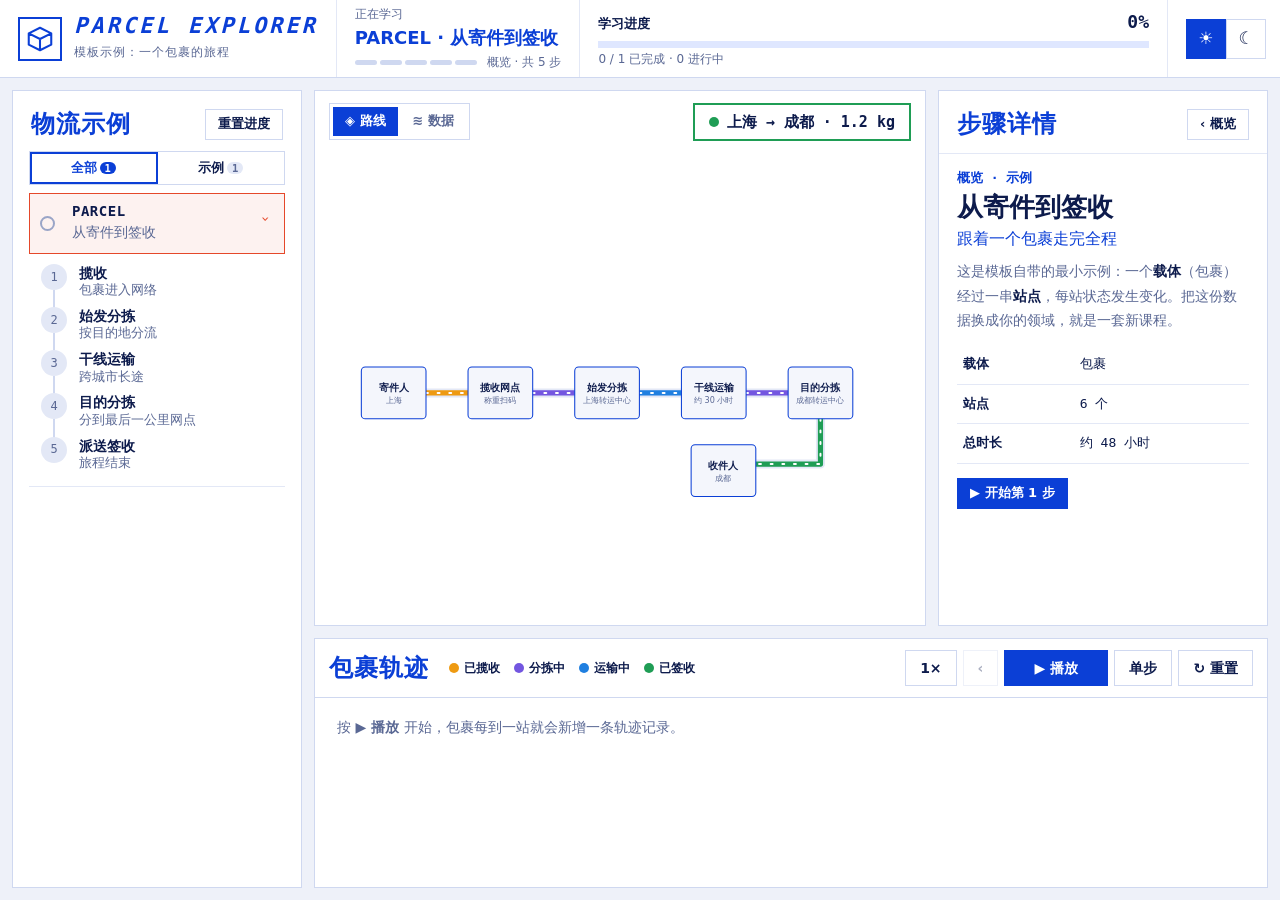
<file: index.html>
<!doctype html>
<html lang="zh-CN" data-theme="light">
<head>
<meta charset="utf-8">
<meta name="viewport" content="width=device-width, initial-scale=1">
<title>FlowStep · 模板示例</title>
<link rel="stylesheet" href="engine/engine.css">
</head>
<body>
<noscript>本网站需要启用 JavaScript。</noscript>
<!-- 1. 引擎工具 -->
<script src="engine/core.js"></script>
<!-- 2. 课程配置与课题数据 -->
<script src="content/example-parcel/course.js"></script>
<script src="content/example-parcel/lessons/01-parcel.js"></script>
<!-- 3. 引擎界面（最后加载） -->
<script src="engine/app.js"></script>
</body>
</html>
</file>
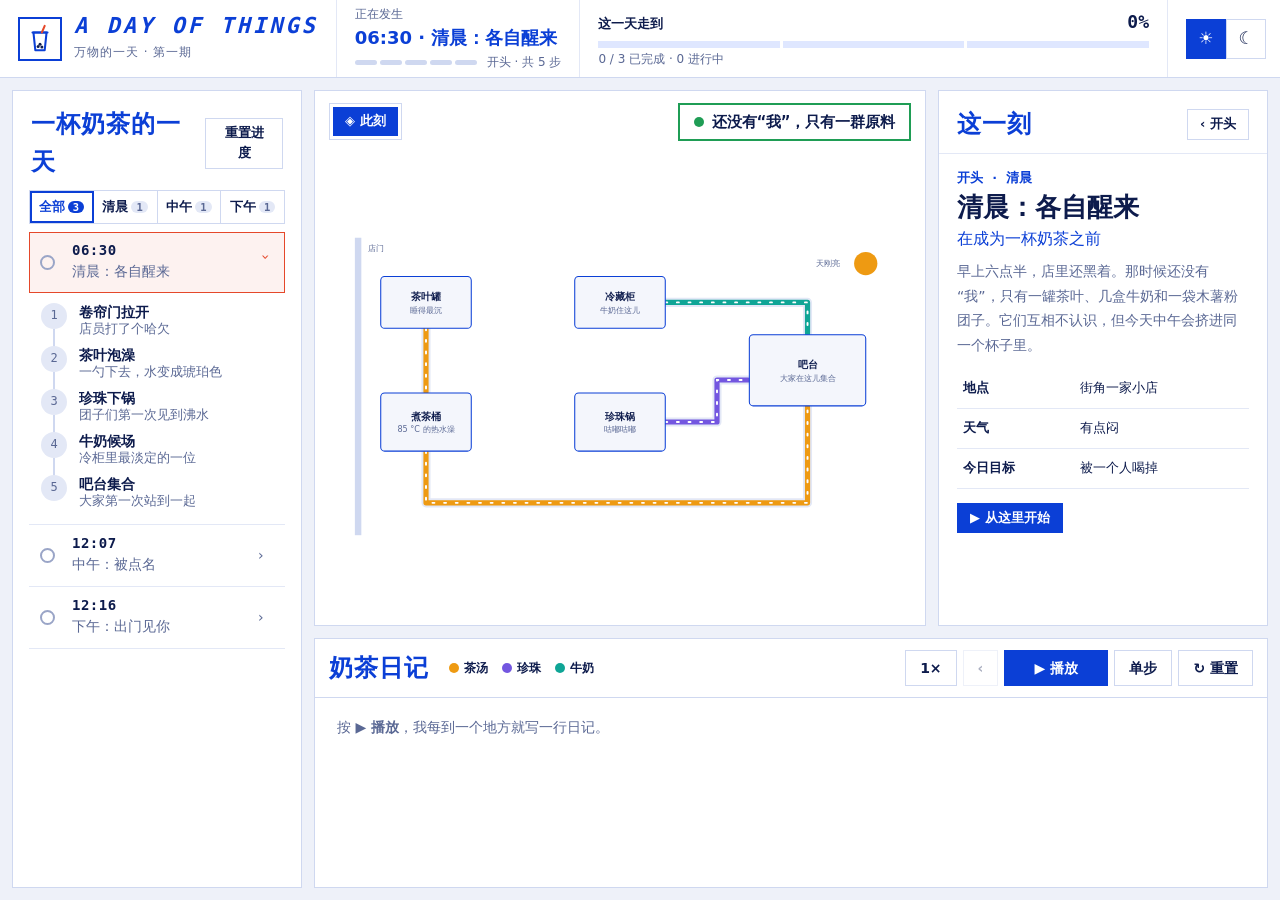
<file: milk-tea.html>
<!doctype html>
<html lang="zh-CN" data-theme="light">
<head>
<meta charset="utf-8">
<meta name="viewport" content="width=device-width, initial-scale=1">
<title>一杯奶茶的一天 · 万物的一天</title>
<link rel="stylesheet" href="engine/engine.css">
</head>
<body>
<noscript>本网站需要启用 JavaScript。</noscript>
<!-- 1. 引擎工具 -->
<script src="engine/core.js"></script>
<!-- 2. 课程配置与课题数据 -->
<script src="content/milk-tea-day/course.js"></script>
<script src="content/milk-tea-day/lessons/01-morning.js"></script>
<script src="content/milk-tea-day/lessons/02-noon.js"></script>
<script src="content/milk-tea-day/lessons/03-afternoon.js"></script>
<!-- 3. 引擎界面（最后加载） -->
<script src="engine/app.js"></script>
</body>
</html>
</file>
<file: engine/engine.css>
/* FlowStep 引擎样式：布局、调色板（浅色 / 深色）与示意图元素 */
:root{
  --bg:#eef1f9; --panel:#ffffff; --panel2:#f4f6fc; --line:#cfd8f0; --line2:#e3e8f6;
  --text:#0d1b4c; --muted:#5a6894; --faint:#9aa5c7;
  --blue:#0b3fd6; --blue2:#dfe7ff;
  --hot:#e5482a; --warm:#ee9a12; --cold:#1f7fe0; --cool:#0fa596; --ok:#1f9d55; --air:#7356e0; --bad:#d6334b;
  --done:#1f9d55; --doing:#f2a516;
  --flowc:#ffffff;
  --font:"PingFang SC","Microsoft YaHei","Noto Sans SC","Hiragino Sans GB",system-ui,sans-serif;
  --mono:"JetBrains Mono","Cascadia Mono","SF Mono",Consolas,"Microsoft YaHei",monospace;
  --hdr:78px;
}
:root[data-theme="dark"]{
  --bg:#080d1c; --panel:#0f1630; --panel2:#141d3d; --line:#26325e; --line2:#1c2649;
  --text:#e6ebfb; --muted:#97a3c9; --faint:#5d6890;
  --blue:#5b8cff; --blue2:#1b2a5c;
  --hot:#ff6b4a; --warm:#ffb347; --cold:#4aa8ff; --cool:#3fd6c8; --ok:#5fd38d; --air:#a98bff; --bad:#ff5d73;
  --done:#5fd38d; --doing:#ffb347;
}
*{box-sizing:border-box}
html,body{margin:0;height:100%}
body{background:var(--bg);color:var(--text);font-family:var(--font);font-size:15px;line-height:1.6;-webkit-font-smoothing:antialiased}
button{font:inherit;color:inherit;cursor:pointer}
a{color:var(--blue)}
.mono{font-family:var(--mono)}

/* ===== 顶栏 ===== */
.top{height:var(--hdr);display:flex;align-items:stretch;gap:0;background:var(--panel);border-bottom:1.5px solid var(--line);padding:0 14px}
.top>div,.top>a{display:flex;flex-direction:column;justify-content:center;padding:0 18px;border-right:1px solid var(--line2)}
.top>:last-child{border-right:none}
.brand{flex-direction:row!important;align-items:center;gap:12px;text-decoration:none;color:var(--text);padding-left:4px!important}
.brand .logo{width:44px;height:44px;border:2px solid var(--blue);display:grid;place-items:center;position:relative}
.brand b{font-family:var(--mono);font-style:italic;font-weight:800;letter-spacing:3px;color:var(--blue);font-size:22px;line-height:1.1;display:block}
.brand small{color:var(--muted);font-size:13px;letter-spacing:1px}
.top small{font-size:12px;color:var(--muted)}
.top .k{font-size:13px;font-weight:700;color:var(--text)}
.hd-learn b{font-size:18px;color:var(--blue);white-space:nowrap}
.hd-learn .row{display:flex;align-items:center;gap:10px}
.segs{display:flex;gap:3px}
.segs i{width:22px;height:5px;border-radius:3px;background:var(--line)}
.segs i.d{background:var(--done)}
.segs i.c{background:var(--blue)}
.hd-dom .row,.hd-prog .row{display:flex;justify-content:space-between;align-items:baseline;gap:30px}
.doms{display:flex;gap:5px;margin-top:4px}
.doms span{width:30px;height:24px;border:1px solid var(--line);display:grid;place-items:center;font-family:var(--mono);font-size:12px;color:var(--muted)}
.doms span.on{background:var(--blue);border-color:var(--blue);color:#fff}
.hd-prog{min-width:250px;flex:1}
.hd-prog b{font-family:var(--mono);font-size:18px}
.pbar{display:flex;gap:3px;margin:4px 0 2px}
.pbar i{flex:1;height:7px;background:var(--blue2)}
.pbar i.d{background:var(--blue)}
.pbar i.c{background:color-mix(in srgb,var(--blue) 45%,var(--blue2))}
.themesw{flex-direction:row!important;align-items:center;gap:0!important;padding-right:0!important}
.themesw button{width:40px;height:40px;border:1px solid var(--line);background:var(--panel);font-size:17px}
.themesw button.on{background:var(--blue);color:#fff;border-color:var(--blue)}

/* ===== 主体三栏 ===== */
.shell{display:grid;grid-template-columns:330px minmax(0,1fr) 370px;grid-template-rows:minmax(0,1fr) 250px;gap:12px;padding:12px;height:calc(100vh - var(--hdr));min-height:640px}
.panel{background:var(--panel);border:1.5px solid var(--line);min-height:0;display:flex;flex-direction:column}
.panel h2{margin:0;font-size:24px;color:var(--blue);font-weight:800;letter-spacing:1px}
.side{grid-row:1/3}
.stage{grid-column:2;grid-row:1;position:relative}
.detail{grid-column:3;grid-row:1}
.flowtbl{grid-column:2/4;grid-row:2}

/* 侧栏 */
.side-hd{padding:14px 18px 8px;display:flex;justify-content:space-between;align-items:center}
.filters{display:flex;margin:0 16px 8px;border:1px solid var(--line)}
.filters button{flex:1 1 auto;border:none;border-right:1px solid var(--line);background:none;padding:6px 4px;font-size:12.5px;font-weight:700;white-space:nowrap}
.filters button:last-child{border-right:none}
.filters button.on{outline:2px solid var(--blue);outline-offset:-2px;color:var(--blue)}
.filters em{font-style:normal;font-family:var(--mono);font-size:10.5px;background:var(--line2);border-radius:9px;padding:0 5px;margin-left:3px;color:var(--muted)}
.filters button.on em{background:var(--blue);color:#fff}
.list{overflow-y:auto;padding:0 16px 16px;flex:1}
.topic{border-bottom:1px solid var(--line2)}
.topic>button{display:grid;grid-template-columns:22px 1fr 16px;gap:10px;align-items:center;width:100%;background:none;border:1px solid transparent;padding:9px 10px;text-align:left}
.topic>button:hover{background:var(--panel2)}
.topic.open>button{border-color:var(--hot);background:color-mix(in srgb,var(--hot) 7%,transparent)}
.st{width:15px;height:15px;border-radius:50%;border:2px solid var(--faint)}
.st.d{background:var(--done);border-color:var(--done)}
.st.c{background:var(--doing);border-color:var(--doing)}
.topic .code{font-family:var(--mono);font-weight:700;font-size:14px;letter-spacing:.5px;display:block;line-height:1.2}
.topic .nm{color:var(--muted);font-size:14px;line-height:1.3}
.chev{color:var(--muted);transition:transform .2s;font-size:14px}
.topic.open .chev{transform:rotate(90deg);color:var(--hot)}
.steps{display:none;padding:6px 4px 10px 12px;position:relative}
.topic.open .steps{display:block}
.steps button{display:grid;grid-template-columns:26px 1fr;gap:12px;align-items:start;width:100%;text-align:left;background:none;border:none;padding:4px 0;position:relative}
.steps button::before{content:"";position:absolute;left:12px;top:30px;bottom:-6px;width:1.5px;background:var(--line)}
.steps button:last-child::before{display:none}
.steps .ic{width:26px;height:26px;border-radius:50%;display:grid;place-items:center;font-size:12px;font-family:var(--mono);background:var(--line2);color:var(--muted);position:relative;z-index:1}
.steps .ic.d{background:var(--done);color:#fff}
.steps .ic.c{background:var(--blue);color:#fff;box-shadow:0 0 0 4px color-mix(in srgb,var(--blue) 25%,transparent)}
.steps b{font-size:14px;display:block;line-height:1.3}
.steps small{color:var(--muted);font-size:13px;line-height:1.3;display:block}
.steps button:hover b{color:var(--blue)}

/* 舞台 */
.stage-top{display:flex;justify-content:space-between;align-items:flex-start;padding:12px 14px 0;gap:10px;position:relative;z-index:2}
.tabs{display:inline-flex;border:1px solid var(--line);padding:3px;gap:3px;background:var(--panel)}
.tabs button{border:none;background:none;padding:4px 12px;font-size:13px;font-weight:700;color:var(--muted)}
.tabs button.on{background:var(--blue);color:#fff}
.callout{border:2px solid var(--ok);background:var(--panel);padding:5px 14px;font-family:var(--mono);font-weight:700;font-size:15px;color:var(--text);display:flex;align-items:center;gap:8px;max-width:70%;transition:opacity .3s}
.callout::before{content:"";width:10px;height:10px;border-radius:50%;background:var(--ok);flex:none}
.callout:empty{opacity:0}
.stage-loop,.stage-data{flex:1;min-height:0;padding:6px 14px 12px;display:flex;align-items:center;justify-content:center}
.stage-loop svg{width:100%;height:100%;max-height:100%}
.stage-data{overflow:auto;align-items:flex-start;display:none}
.stage.data .stage-loop{display:none}
.stage.data .stage-data{display:block}
.stage.data .callout{display:none}

/* 详情 */
.detail-hd{display:flex;justify-content:space-between;align-items:center;padding:14px 18px 10px;border-bottom:1px solid var(--line2)}
.btn{border:1px solid var(--line);background:var(--panel);padding:4px 12px;font-size:13px;font-weight:700;display:inline-flex;align-items:center;gap:6px}
.btn:hover{border-color:var(--blue);color:var(--blue)}
.btn.pri{background:var(--blue);border-color:var(--blue);color:#fff}
.btn.pri:hover{color:#fff;filter:brightness(1.1)}
.btn[disabled]{opacity:.35;pointer-events:none}
.detail-body{padding:14px 18px;overflow-y:auto;flex:1}
.detail-body .sn{font-family:var(--mono);color:var(--blue);font-size:13px;font-weight:700}
.detail-body h3{font-size:26px;margin:2px 0 2px;line-height:1.25;color:var(--text);font-weight:800}
.detail-body .sub{color:var(--blue);font-size:16px;margin:0 0 8px}
.detail-body .desc{color:var(--muted);font-size:14px;line-height:1.75}
.detail-body .desc b{color:var(--text)}
.kv{width:100%;border-collapse:collapse;margin-top:12px;font-size:13px}
.kv td{padding:9px 6px;border-bottom:1px solid var(--line2);vertical-align:top}
.kv td:first-child{font-weight:700;width:40%}
.kv td:last-child{font-family:var(--mono)}

/* 底部工质流 */
.ft-hd{display:flex;align-items:center;gap:20px;padding:10px 14px;border-bottom:1px solid var(--line);flex-wrap:wrap}
.ft-legend{display:flex;gap:14px;font-size:12px;font-weight:700;flex:1;flex-wrap:wrap}
.ft-legend span::before{content:"";display:inline-block;width:10px;height:10px;border-radius:50%;background:var(--c);margin-right:5px;vertical-align:-1px}
.ft-ctrl{display:flex;gap:6px}
.ft-ctrl .btn{padding:6px 14px;font-size:14px}
.ft-ctrl .btn.pri{min-width:104px;justify-content:center}
.ft-body{overflow:auto;flex:1;padding:0 14px 8px}
.ft-body table{width:100%;border-collapse:collapse;font-size:13.5px}
.ft-body th{text-align:left;font-weight:700;padding:6px 8px;border-bottom:1.5px solid var(--line);position:sticky;top:0;background:var(--panel);white-space:nowrap}
.ft-body td{padding:5px 8px;border-bottom:1px solid var(--line2);font-family:var(--mono);white-space:nowrap}
.ft-body td.info{white-space:normal;font-family:var(--font);min-width:260px}
.ft-body tr{cursor:pointer}
.ft-body tr:hover td{background:var(--panel2)}
.ft-body tr.cur td{background:color-mix(in srgb,var(--blue) 9%,transparent)}
.ft-body .no{display:inline-grid;place-items:center;width:22px;height:22px;border-radius:50%;color:#fff;font-size:11px;font-weight:700;background:var(--c)}
.ft-empty{color:var(--muted);padding:18px 8px;font-size:14px}
.newrow{animation:rowin .45s ease}
@keyframes rowin{from{opacity:0;transform:translateY(-4px)}}

/* ===== SVG 示意图 ===== */
.dg text{fill:var(--text);font-family:var(--font);font-size:15px}
.dg .t-s{font-size:12.5px;fill:var(--muted)}
.dg .t-m{font-family:var(--mono);font-size:12px;fill:var(--muted)}
.dg .t-b{font-size:17px;font-weight:800;fill:var(--blue)}
.dg .box{fill:var(--panel2);stroke:var(--blue);stroke-width:1.6}
.dg .box2{fill:var(--panel);stroke:var(--line);stroke-width:1.4}
.dg .ghost{fill:none;stroke:var(--line);stroke-width:1.4;stroke-dasharray:5 5}
.dg .part{transition:opacity .35s}
.dg.focus .part{opacity:.26}
.dg.focus .part.on{opacity:1}
.dg .part.on .box{stroke-width:2.6}
.dg .pipe{fill:none;stroke-width:8;stroke-linecap:round;stroke-linejoin:round}
.dg .pipe-bg{fill:none;stroke-width:14;stroke-linecap:round;stroke-linejoin:round;stroke:var(--line2)}
.dg .flow{fill:none;stroke-width:3;stroke-linecap:round;stroke:var(--flowc);stroke-dasharray:3 15;animation:flow calc(1s / var(--spd,1)) linear infinite}
.dg.focus .part:not(.on) .flow{animation-play-state:paused}
.dg .air{fill:none;stroke-width:2.5;stroke-linecap:round;stroke-dasharray:7 7;animation:flow calc(1.3s / var(--spd,1)) linear infinite}
@keyframes flow{to{stroke-dashoffset:-18}}
.c-hot{stroke:var(--hot)}.c-warm{stroke:var(--warm)}.c-cold{stroke:var(--cold)}.c-cool{stroke:var(--cool)}.c-ok{stroke:var(--ok)}.c-air{stroke:var(--air)}.c-muted{stroke:var(--faint)}.c-blue{stroke:var(--blue)}
.f-hot{fill:var(--hot)}.f-warm{fill:var(--warm)}.f-cold{fill:var(--cold)}.f-cool{fill:var(--cool)}.f-ok{fill:var(--ok)}.f-air{fill:var(--air)}.f-muted{fill:var(--faint)}.f-blue{fill:var(--blue)}
.dg .pt circle{fill:var(--panel);stroke:var(--text);stroke-width:1.6}
.dg .pt text{font-size:12px;font-family:var(--mono);text-anchor:middle;dominant-baseline:central;font-weight:700}
.dg .sunray{stroke:var(--warm);stroke-width:2.5;stroke-linecap:round}
.dg .hidden{display:none}

/* 数据页通用 */
.dpanel h4{margin:6px 0 8px;font-size:16px;color:var(--blue)}
.dpanel p{margin:6px 0;color:var(--muted);font-size:14px}
.dpanel .row{display:flex;gap:18px;flex-wrap:wrap;align-items:center;margin:10px 0}
.ctl{display:flex;align-items:center;gap:10px;font-size:14px;font-weight:700}
.ctl input[type=range]{width:220px;accent-color:var(--blue)}
.ctl output{font-family:var(--mono);min-width:70px;color:var(--blue)}
.tbl{width:100%;border-collapse:collapse;font-size:13.5px;margin:8px 0}
.tbl th,.tbl td{text-align:left;padding:7px 9px;border-bottom:1px solid var(--line2);vertical-align:top}
.tbl th{font-weight:700;border-bottom:1.5px solid var(--line);white-space:nowrap}
.tbl td.m{font-family:var(--mono)}
.bars{display:grid;gap:9px;margin:10px 0}
.barrow{display:grid;grid-template-columns:120px 1fr 90px;gap:10px;align-items:center;font-size:13.5px}
.barrow .track{height:18px;background:var(--line2);overflow:hidden}
.barrow .fill{height:100%;transition:width .35s}
.barrow .v{font-family:var(--mono);text-align:right}
.stats{display:grid;grid-template-columns:repeat(auto-fill,minmax(150px,1fr));gap:10px;margin:10px 0}
.stat{border:1px solid var(--line);padding:10px 12px}
.stat small{display:block;color:var(--muted);font-size:12px}
.stat b{font-family:var(--mono);font-size:22px;color:var(--blue)}
.gauge{position:relative;height:28px;display:flex;margin:14px 0 4px;border:1px solid var(--line)}
.gauge div{height:100%}
.gauge .needle{position:absolute;top:-7px;bottom:-7px;width:4px;background:var(--text);transition:left .15s;box-shadow:0 0 0 2px var(--panel)}
.gscale{display:flex;justify-content:space-between;font-family:var(--mono);font-size:12px;color:var(--muted)}
.zonebox{border:2px solid var(--c,var(--line));padding:10px 14px;margin-top:12px}
.zonebox b{color:var(--c);font-size:18px}
.segc{display:inline-flex;border:1px solid var(--line)}
.segc button{border:none;border-right:1px solid var(--line);background:var(--panel);padding:5px 12px;font-size:13px;font-weight:700}
.segc button:last-child{border-right:none}
.segc button.on{background:var(--blue);color:#fff}
.ph text{fill:var(--muted);font-size:12px;font-family:var(--font)}
.ph .axis{stroke:var(--muted);stroke-width:1.3;fill:none}
.ph .dome{stroke:var(--faint);stroke-width:2;fill:color-mix(in srgb,var(--cold) 7%,transparent)}
.ph .cyc{fill:none;stroke-width:4;stroke-linecap:round;transition:opacity .3s}

/* ===== 响应式 ===== */
@media (max-width:1280px){
  .shell{grid-template-columns:290px minmax(0,1fr) 330px}
  .hd-dom{display:none!important}
}
@media (max-width:1020px){
  :root{--hdr:auto}
  .top{flex-wrap:wrap;height:auto;padding:8px 10px;gap:6px}
  .top>div,.top>a{border-right:none;padding:4px 8px}
  .hd-prog{display:none!important}
  .brand b{font-size:17px;letter-spacing:2px}
  .brand .logo{width:36px;height:36px}
  .shell{display:flex;flex-direction:column;height:auto;padding:10px;gap:10px}
  .side{order:4}
  .side .list{max-height:none}
  .stage{order:1;min-height:0}
  .stage-loop{min-height:300px;padding:4px}
  .detail{order:2}
  .flowtbl{order:3;max-height:320px}
  .ft-ctrl{width:100%}
  .ft-ctrl .btn{flex:1;justify-content:center;padding:6px 4px;min-width:0}
}
@media (max-width:520px){
  .hd-learn{display:none!important}
  .brand small{display:none}
  .detail-body h3{font-size:22px}
  .callout{font-size:13px;max-width:100%}
  .stage-top{flex-direction:column-reverse}
  .barrow{grid-template-columns:84px 1fr 70px}
  .ctl input[type=range]{width:150px}
}
@media (prefers-reduced-motion:reduce){.dg .flow,.dg .air{animation:none}}
</file>
